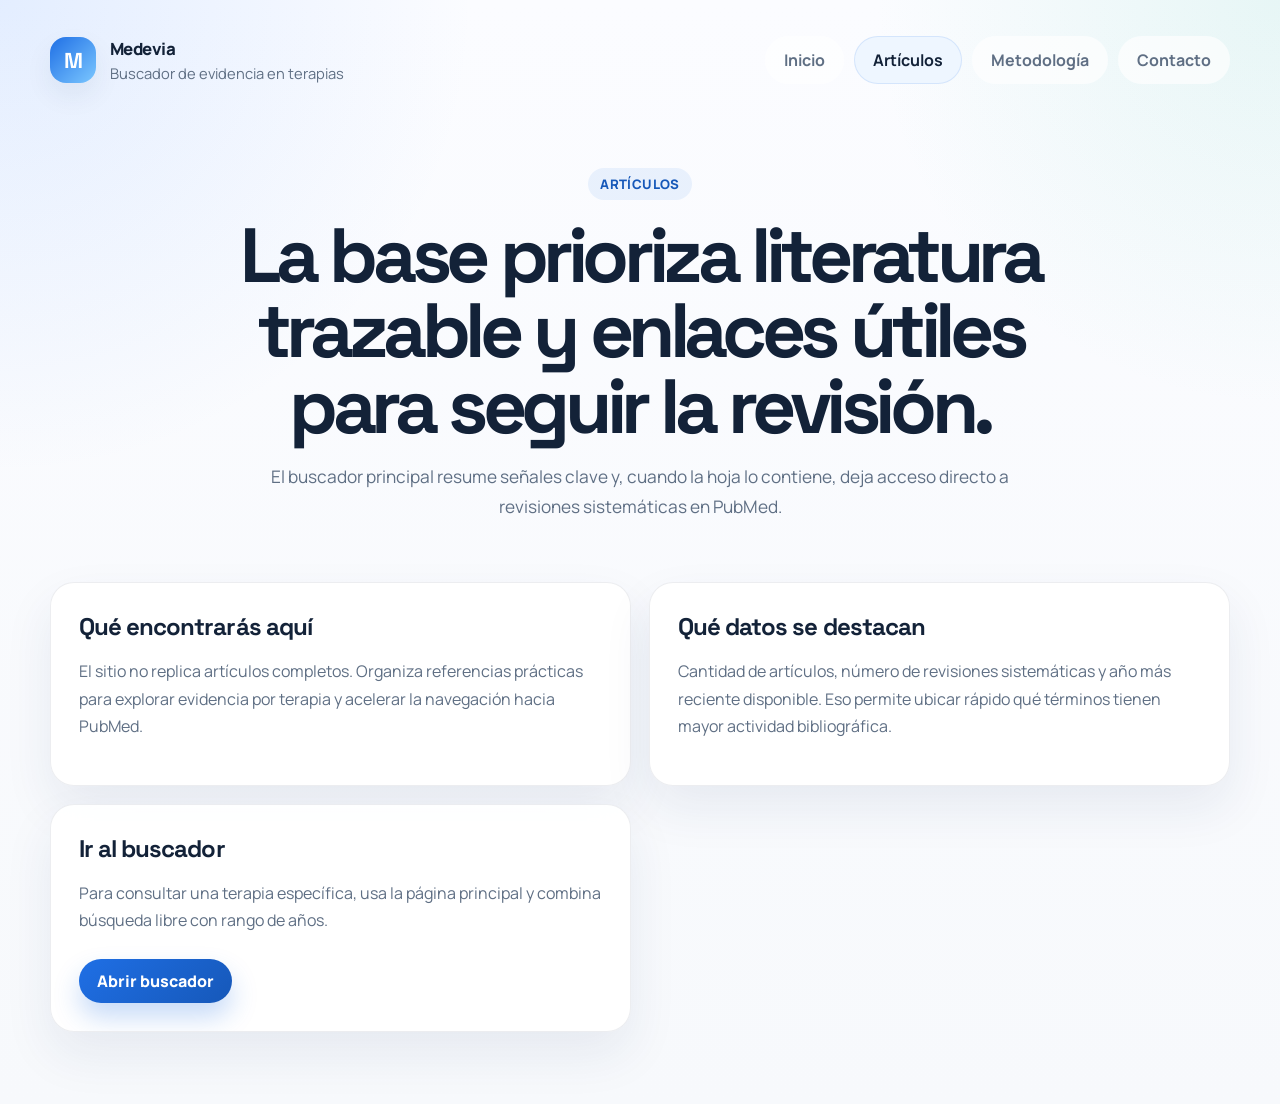
<file: articulos.html>
<!DOCTYPE html>
<html lang="es">
  <head>
    <meta charset="UTF-8" />
    <meta name="viewport" content="width=device-width, initial-scale=1.0" />
    <title>Medevia | Artículos</title>
    <link rel="preconnect" href="https://fonts.googleapis.com" />
    <link rel="preconnect" href="https://fonts.gstatic.com" crossorigin />
    <link rel="stylesheet" href="styles.css" />
  </head>
  <body data-page="articulos">
    <div class="page-shell">
      <header class="site-header">
        <a class="brand" href="index.html" aria-label="Ir al inicio de Medevia">
          <span class="brand-mark">M</span>
          <span class="brand-copy">
            <strong>Medevia</strong>
            <span>Buscador de evidencia en terapias</span>
          </span>
        </a>

        <nav class="site-nav" aria-label="Navegación principal">
          <a class="nav-link" href="index.html">Inicio</a>
          <a class="nav-link nav-link--active" href="articulos.html">Artículos</a>
          <a class="nav-link" href="metodologia.html">Metodología</a>
          <a class="nav-link" href="contacto.html">Contacto</a>
        </nav>
      </header>

      <main>
        <section class="hero hero--subpage">
          <div class="hero__eyebrow">Artículos</div>
          <h1>La base prioriza literatura trazable y enlaces útiles para seguir la revisión.</h1>
          <p class="hero__lead">
            El buscador principal resume señales clave y, cuando la hoja lo contiene,
            deja acceso directo a revisiones sistemáticas en PubMed.
          </p>
        </section>

        <section class="info-grid info-grid--single">
          <article class="info-card">
            <h2>Qué encontrarás aquí</h2>
            <p>
              El sitio no replica artículos completos. Organiza referencias prácticas para
              explorar evidencia por terapia y acelerar la navegación hacia PubMed.
            </p>
          </article>

          <article class="info-card">
            <h2>Qué datos se destacan</h2>
            <p>
              Cantidad de artículos, número de revisiones sistemáticas y año más reciente
              disponible. Eso permite ubicar rápido qué términos tienen mayor actividad
              bibliográfica.
            </p>
          </article>

          <article class="info-card">
            <h2>Ir al buscador</h2>
            <p>
              Para consultar una terapia específica, usa la página principal y combina
              búsqueda libre con rango de años.
            </p>
            <a class="button button--primary button--inline" href="index.html">Abrir buscador</a>
          </article>
        </section>
      </main>
    </div>
  </body>
</html>
</file>
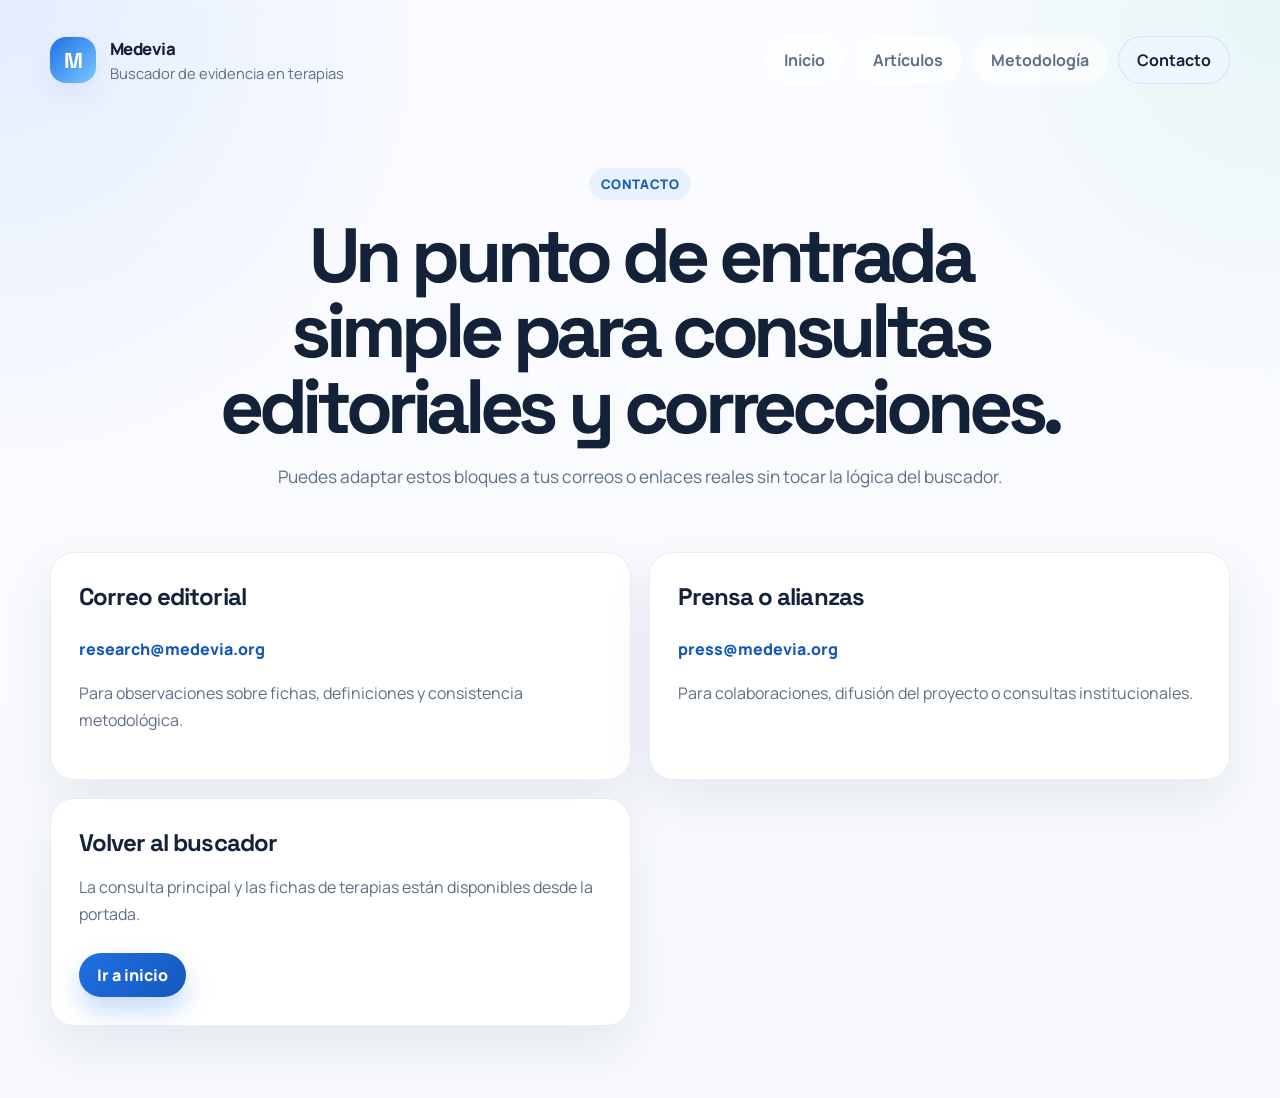
<file: contacto.html>
<!DOCTYPE html>
<html lang="es">
  <head>
    <meta charset="UTF-8" />
    <meta name="viewport" content="width=device-width, initial-scale=1.0" />
    <title>Medevia | Contacto</title>
    <link rel="preconnect" href="https://fonts.googleapis.com" />
    <link rel="preconnect" href="https://fonts.gstatic.com" crossorigin />
    <link rel="stylesheet" href="styles.css" />
  </head>
  <body data-page="contacto">
    <div class="page-shell">
      <header class="site-header">
        <a class="brand" href="index.html" aria-label="Ir al inicio de Medevia">
          <span class="brand-mark">M</span>
          <span class="brand-copy">
            <strong>Medevia</strong>
            <span>Buscador de evidencia en terapias</span>
          </span>
        </a>

        <nav class="site-nav" aria-label="Navegación principal">
          <a class="nav-link" href="index.html">Inicio</a>
          <a class="nav-link" href="articulos.html">Artículos</a>
          <a class="nav-link" href="metodologia.html">Metodología</a>
          <a class="nav-link nav-link--active" href="contacto.html">Contacto</a>
        </nav>
      </header>

      <main>
        <section class="hero hero--subpage">
          <div class="hero__eyebrow">Contacto</div>
          <h1>Un punto de entrada simple para consultas editoriales y correcciones.</h1>
          <p class="hero__lead">
            Puedes adaptar estos bloques a tus correos o enlaces reales sin tocar la lógica del
            buscador.
          </p>
        </section>

        <section class="info-grid info-grid--single">
          <article class="info-card">
            <h2>Correo editorial</h2>
            <p><a class="text-link" href="mailto:research@medevia.org">research@medevia.org</a></p>
            <p>Para observaciones sobre fichas, definiciones y consistencia metodológica.</p>
          </article>

          <article class="info-card">
            <h2>Prensa o alianzas</h2>
            <p><a class="text-link" href="mailto:press@medevia.org">press@medevia.org</a></p>
            <p>Para colaboraciones, difusión del proyecto o consultas institucionales.</p>
          </article>

          <article class="info-card">
            <h2>Volver al buscador</h2>
            <p>La consulta principal y las fichas de terapias están disponibles desde la portada.</p>
            <a class="button button--primary button--inline" href="index.html">Ir a inicio</a>
          </article>
        </section>
      </main>
    </div>
  </body>
</html>
</file>
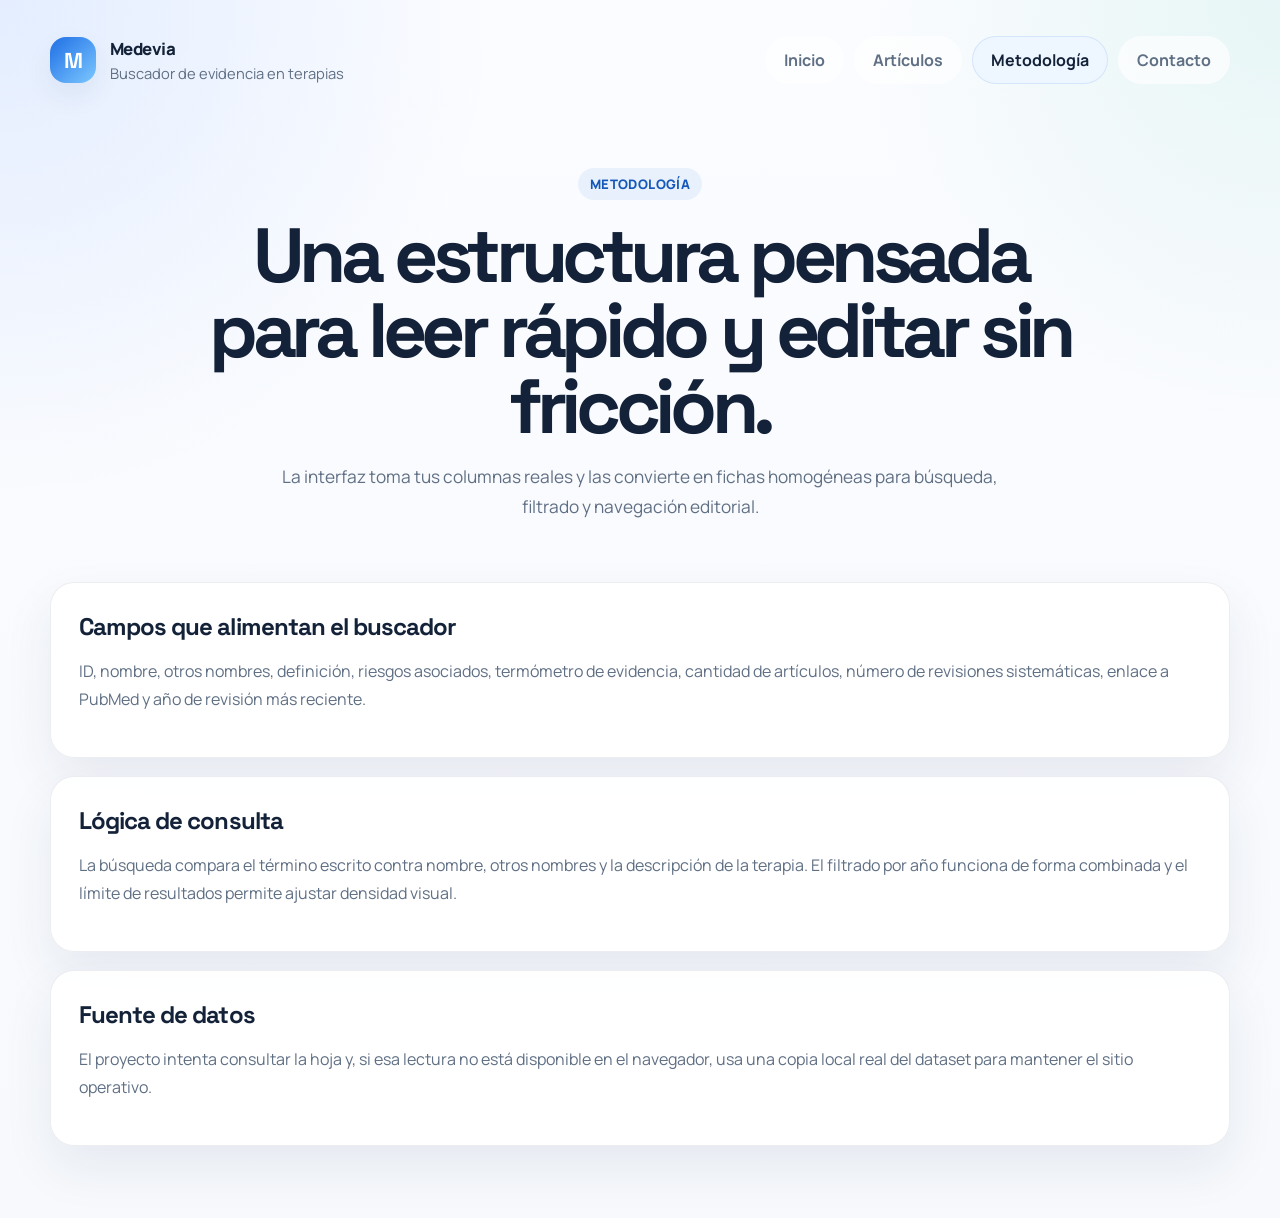
<file: metodologia.html>
<!DOCTYPE html>
<html lang="es">
  <head>
    <meta charset="UTF-8" />
    <meta name="viewport" content="width=device-width, initial-scale=1.0" />
    <title>Medevia | Metodología</title>
    <link rel="preconnect" href="https://fonts.googleapis.com" />
    <link rel="preconnect" href="https://fonts.gstatic.com" crossorigin />
    <link rel="stylesheet" href="styles.css" />
  </head>
  <body data-page="metodologia">
    <div class="page-shell">
      <header class="site-header">
        <a class="brand" href="index.html" aria-label="Ir al inicio de Medevia">
          <span class="brand-mark">M</span>
          <span class="brand-copy">
            <strong>Medevia</strong>
            <span>Buscador de evidencia en terapias</span>
          </span>
        </a>

        <nav class="site-nav" aria-label="Navegación principal">
          <a class="nav-link" href="index.html">Inicio</a>
          <a class="nav-link" href="articulos.html">Artículos</a>
          <a class="nav-link nav-link--active" href="metodologia.html">Metodología</a>
          <a class="nav-link" href="contacto.html">Contacto</a>
        </nav>
      </header>

      <main>
        <section class="hero hero--subpage">
          <div class="hero__eyebrow">Metodología</div>
          <h1>Una estructura pensada para leer rápido y editar sin fricción.</h1>
          <p class="hero__lead">
            La interfaz toma tus columnas reales y las convierte en fichas homogéneas para
            búsqueda, filtrado y navegación editorial.
          </p>
        </section>

        <section class="methodology-list">
          <article class="info-card">
            <h2>Campos que alimentan el buscador</h2>
            <p>
              ID, nombre, otros nombres, definición, riesgos asociados, termómetro de
              evidencia, cantidad de artículos, número de revisiones sistemáticas, enlace a
              PubMed y año de revisión más reciente.
            </p>
          </article>

          <article class="info-card">
            <h2>Lógica de consulta</h2>
            <p>
              La búsqueda compara el término escrito contra nombre, otros nombres y la
              descripción de la terapia. El filtrado por año funciona de forma combinada y el
              límite de resultados permite ajustar densidad visual.
            </p>
          </article>

          <article class="info-card">
            <h2>Fuente de datos</h2>
            <p>
              El proyecto intenta consultar la hoja y, si esa lectura no está disponible en el
              navegador, usa una copia local real del dataset para mantener el sitio operativo.
            </p>
          </article>
        </section>
      </main>
    </div>
  </body>
</html>
</file>
<file: styles.css>
@import url("https://fonts.googleapis.com/css2?family=Manrope:wght@400;500;600;700;800&family=Space+Grotesk:wght@500;700&display=swap");

:root {
  --bg: #f7f9fc;
  --bg-accent: #f9fbff;
  --surface: rgba(255, 255, 255, 0.92);
  --surface-strong: #ffffff;
  --surface-soft: #f2f7ff;
  --stroke: rgba(15, 35, 67, 0.08);
  --stroke-strong: rgba(15, 35, 67, 0.14);
  --text: #132238;
  --text-soft: #5f6f84;
  --primary: #1f6fe5;
  --primary-deep: #1658b9;
  --mint: #dff5ef;
  --blue-tint: #eef6ff;
  --danger-tint: #fff2f2;
  --shadow-lg: 0 22px 50px rgba(27, 54, 96, 0.08);
  --shadow-md: 0 12px 28px rgba(28, 56, 92, 0.07);
  --radius-xl: 32px;
  --radius-lg: 24px;
  --radius-md: 18px;
  --radius-sm: 14px;
  --max-width: 1180px;
}

*,
*::before,
*::after {
  box-sizing: border-box;
}

html {
  scroll-behavior: smooth;
}

body {
  margin: 0;
  min-height: 100vh;
  background:
    radial-gradient(circle at top left, rgba(104, 162, 255, 0.16), transparent 28%),
    radial-gradient(circle at top right, rgba(117, 212, 193, 0.15), transparent 24%),
    linear-gradient(180deg, #fbfcff 0%, var(--bg) 100%);
  color: var(--text);
  font-family: "Manrope", "Segoe UI", sans-serif;
}

a {
  color: inherit;
  text-decoration: none;
}

button,
input,
select {
  font: inherit;
}

.page-shell {
  width: min(calc(100% - 32px), var(--max-width));
  margin: 0 auto;
  padding: 22px 0 72px;
}

.site-header {
  display: flex;
  align-items: center;
  justify-content: space-between;
  gap: 24px;
  padding: 14px 0 22px;
}

.brand {
  display: inline-flex;
  align-items: center;
  gap: 14px;
}

.brand-mark {
  display: grid;
  place-items: center;
  width: 46px;
  height: 46px;
  border-radius: 16px;
  background: linear-gradient(135deg, #1f6fe5 0%, #7bc7ff 100%);
  color: #fff;
  font-family: "Space Grotesk", sans-serif;
  font-size: 1.35rem;
  font-weight: 700;
  box-shadow: var(--shadow-md);
}

.brand-copy {
  display: inline-flex;
  flex-direction: column;
  gap: 3px;
}

.brand-copy strong {
  font-size: 1.05rem;
  font-weight: 800;
  letter-spacing: -0.03em;
}

.brand-copy span {
  color: var(--text-soft);
  font-size: 0.92rem;
}

.site-nav {
  display: flex;
  flex-wrap: wrap;
  justify-content: flex-end;
  gap: 10px;
}

.nav-link {
  padding: 12px 18px;
  border-radius: 999px;
  background: rgba(255, 255, 255, 0.68);
  border: 1px solid transparent;
  color: var(--text-soft);
  font-weight: 700;
  transition:
    transform 180ms ease,
    background-color 180ms ease,
    border-color 180ms ease,
    color 180ms ease;
}

.nav-link:hover,
.nav-link:focus-visible {
  transform: translateY(-1px);
  background: rgba(255, 255, 255, 0.96);
  border-color: rgba(31, 111, 229, 0.12);
  color: var(--text);
}

.nav-link--active {
  background: var(--blue-tint);
  border-color: rgba(31, 111, 229, 0.12);
  color: var(--text);
}

.hero {
  position: relative;
  padding: 62px 24px 34px;
  text-align: center;
}

.hero--home {
  padding-top: 78px;
}

.hero__eyebrow,
.info-card__eyebrow {
  display: inline-flex;
  align-items: center;
  padding: 7px 12px;
  border-radius: 999px;
  background: rgba(31, 111, 229, 0.08);
  color: var(--primary-deep);
  font-size: 0.82rem;
  font-weight: 800;
  letter-spacing: 0.03em;
  text-transform: uppercase;
}

.hero h1 {
  margin: 18px auto 18px;
  max-width: 880px;
  font-family: "Space Grotesk", sans-serif;
  font-size: clamp(2.9rem, 6vw, 5rem);
  line-height: 0.98;
  letter-spacing: -0.07em;
}

.hero__lead {
  margin: 0 auto;
  max-width: 740px;
  color: var(--text-soft);
  font-size: 1.08rem;
  line-height: 1.75;
}

.search-panel,
.info-card,
.result-card,
.empty-state {
  position: relative;
  overflow: hidden;
  background: var(--surface);
  border: 1px solid var(--stroke);
  box-shadow: var(--shadow-lg);
  backdrop-filter: blur(18px);
}

.search-panel {
  margin-top: 14px;
  padding: 28px 28px 24px;
  border-radius: var(--radius-xl);
}

.search-panel__glow {
  position: absolute;
  border-radius: 999px;
  filter: blur(22px);
  opacity: 0.55;
  pointer-events: none;
}

.search-panel__glow--one {
  inset: 18px auto auto 16px;
  width: 180px;
  height: 180px;
  background: rgba(123, 199, 255, 0.17);
}

.search-panel__glow--two {
  inset: auto 24px 12px auto;
  width: 220px;
  height: 220px;
  background: rgba(154, 239, 223, 0.16);
}

.section-heading {
  position: relative;
  z-index: 1;
  margin-bottom: 24px;
}

.search-panel .section-heading,
.search-form,
.search-status {
  max-width: 760px;
  margin-left: auto;
  margin-right: auto;
}

.section-heading h2,
.info-card h2,
.empty-state h3,
.result-card__title {
  margin: 0;
  font-family: "Space Grotesk", sans-serif;
  letter-spacing: -0.04em;
}

.section-heading h2 {
  font-size: 1.7rem;
}

.section-heading p,
.info-card p,
.result-card p,
.empty-state p {
  color: var(--text-soft);
  line-height: 1.72;
}

.section-heading--tight {
  margin-bottom: 18px;
}

.search-form {
  position: relative;
  z-index: 1;
  display: grid;
  gap: 14px;
}

.search-bar {
  display: grid;
  grid-template-columns: auto 1fr;
  align-items: center;
  gap: 12px;
  padding: 12px 14px;
  border-radius: 999px;
  background: var(--surface-strong);
  border: 1px solid rgba(31, 111, 229, 0.1);
  box-shadow: inset 0 1px 0 rgba(255, 255, 255, 0.65);
}

.search-bar:focus-within {
  border-color: rgba(31, 111, 229, 0.28);
  box-shadow:
    0 0 0 6px rgba(31, 111, 229, 0.08),
    inset 0 1px 0 rgba(255, 255, 255, 0.65);
}

.search-bar__icon {
  display: grid;
  place-items: center;
  width: 38px;
  height: 38px;
  border-radius: 50%;
  background: var(--surface-soft);
  color: var(--primary-deep);
}

.search-bar__icon svg {
  width: 18px;
  height: 18px;
}

.search-bar input {
  width: 100%;
  border: 0;
  outline: none;
  background: transparent;
  color: var(--text);
  font-size: 1rem;
}

.search-bar input::placeholder {
  color: #95a3b5;
}

.search-actions {
  display: flex;
  flex-wrap: wrap;
  gap: 10px;
}

.button {
  display: inline-flex;
  align-items: center;
  justify-content: center;
  min-height: 44px;
  padding: 0 18px;
  border: 0;
  border-radius: 999px;
  cursor: pointer;
  font-weight: 800;
  transition:
    transform 180ms ease,
    box-shadow 180ms ease,
    background-color 180ms ease,
    color 180ms ease;
}

.button:hover,
.button:focus-visible {
  transform: translateY(-1px);
}

.button--primary {
  background: linear-gradient(135deg, var(--primary) 0%, var(--primary-deep) 100%);
  color: #fff;
  box-shadow: 0 14px 26px rgba(31, 111, 229, 0.25);
}

.button--primary:hover,
.button--primary:focus-visible {
  box-shadow: 0 16px 30px rgba(31, 111, 229, 0.32);
}

.button--ghost {
  background: rgba(255, 255, 255, 0.92);
  border: 1px solid rgba(15, 35, 67, 0.08);
  color: var(--text);
}

.button--inline {
  width: fit-content;
  margin-top: 8px;
}

.search-status {
  position: relative;
  z-index: 1;
  margin-top: 14px;
  display: flex;
  align-items: center;
  justify-content: space-between;
  gap: 14px;
}

.search-status p {
  margin: 0;
  font-weight: 700;
}

.source-badge {
  display: inline-flex;
  align-items: center;
  min-height: 38px;
  padding: 0 14px;
  border-radius: 999px;
  background: rgba(17, 116, 102, 0.08);
  color: #137566;
  font-size: 0.86rem;
  font-weight: 800;
}

.results-section {
  margin-top: 30px;
}

.results-meta {
  margin: 0;
}

.results-grid {
  display: grid;
  grid-template-columns: repeat(2, minmax(0, 1fr));
  gap: 18px;
}

.result-card {
  padding: 24px;
  border-radius: var(--radius-lg);
  transition:
    transform 180ms ease,
    box-shadow 180ms ease,
    border-color 180ms ease;
}

.result-card:hover {
  transform: translateY(-4px);
  box-shadow: 0 24px 42px rgba(22, 52, 90, 0.11);
  border-color: rgba(31, 111, 229, 0.14);
}

.result-card__top {
  display: flex;
  align-items: flex-start;
  justify-content: space-between;
  gap: 18px;
}

.result-card__title-wrap {
  display: grid;
  gap: 8px;
}

.result-card__title {
  font-size: 1.5rem;
}

.result-card__id {
  display: inline-flex;
  width: fit-content;
  padding: 7px 10px;
  border-radius: 999px;
  background: rgba(19, 34, 56, 0.06);
  color: var(--text-soft);
  font-size: 0.82rem;
  font-weight: 800;
}

.result-card__aliases {
  margin: 0;
}

.result-card__aliases strong,
.result-card__body strong,
.meta-chip strong {
  color: var(--text);
}

.result-card__body {
  display: grid;
  gap: 16px;
  margin-top: 20px;
}

.result-card__summary {
  margin: 0;
}

.meta-grid {
  display: flex;
  flex-wrap: wrap;
  gap: 10px;
}

.meta-chip {
  display: inline-flex;
  align-items: center;
  gap: 8px;
  min-height: 44px;
  padding: 0 14px;
  border-radius: 999px;
  background: var(--surface-soft);
  color: var(--text-soft);
  font-size: 0.92rem;
  font-weight: 700;
}

.evidence-box {
  padding: 15px 16px;
  border-radius: var(--radius-sm);
  background: var(--surface-soft);
  border: 1px solid rgba(31, 111, 229, 0.08);
}

.evidence-box p,
.risk-box p {
  margin: 0;
}

.evidence-badge {
  display: inline-flex;
  align-items: center;
  min-height: 38px;
  padding: 0 12px;
  border-radius: 999px;
  font-size: 0.86rem;
  font-weight: 800;
}

.evidence-badge--0 {
  background: rgba(244, 91, 105, 0.12);
  color: #b03a47;
}

.evidence-badge--1 {
  background: rgba(255, 189, 86, 0.16);
  color: #9f6316;
}

.evidence-badge--2 {
  background: rgba(94, 151, 255, 0.15);
  color: #245dbb;
}

.evidence-badge--3 {
  background: rgba(80, 199, 160, 0.16);
  color: #0f7b5e;
}

.evidence-badge--na {
  background: rgba(19, 34, 56, 0.08);
  color: var(--text-soft);
}

.risk-box {
  padding: 15px 16px;
  border-radius: var(--radius-sm);
  background: var(--danger-tint);
  border: 1px solid rgba(244, 91, 105, 0.09);
}

.links-row {
  display: flex;
  flex-wrap: wrap;
  gap: 10px;
}

.link-pill {
  display: inline-flex;
  align-items: center;
  min-height: 42px;
  padding: 0 14px;
  border-radius: 999px;
  background: #fff;
  border: 1px solid rgba(31, 111, 229, 0.11);
  color: var(--primary-deep);
  font-weight: 800;
  transition:
    transform 180ms ease,
    background-color 180ms ease,
    border-color 180ms ease;
}

.link-pill:hover,
.link-pill:focus-visible {
  transform: translateY(-1px);
  background: var(--surface-soft);
  border-color: rgba(31, 111, 229, 0.2);
}

.empty-state {
  margin-top: 18px;
  padding: 40px 24px;
  border-radius: var(--radius-lg);
  text-align: center;
}

.info-grid {
  display: grid;
  grid-template-columns: repeat(2, minmax(0, 1fr));
  gap: 18px;
  margin-top: 34px;
}

.info-grid--single,
.methodology-list {
  display: grid;
  gap: 18px;
  margin-top: 26px;
}

.info-card {
  padding: 28px;
  border-radius: var(--radius-lg);
}

.text-link {
  display: inline-flex;
  width: fit-content;
  margin-top: 8px;
  color: var(--primary-deep);
  font-weight: 800;
}

.text-link:hover,
.text-link:focus-visible {
  text-decoration: underline;
}

@media (max-width: 980px) {
  .site-header,
  .search-status,
  .result-card__top {
    flex-direction: column;
    align-items: stretch;
  }

  .site-nav {
    justify-content: flex-start;
  }

  .results-grid,
  .info-grid {
    grid-template-columns: 1fr;
  }
}

@media (max-width: 720px) {
  .page-shell {
    width: min(calc(100% - 20px), var(--max-width));
  }

  .hero,
  .hero--home {
    padding-left: 8px;
    padding-right: 8px;
  }

  .search-panel,
  .result-card,
  .info-card {
    padding: 22px;
  }

  .search-bar {
    border-radius: 24px;
  }

  .search-panel .section-heading,
  .search-form,
  .search-status {
    max-width: none;
  }
}
</file>
